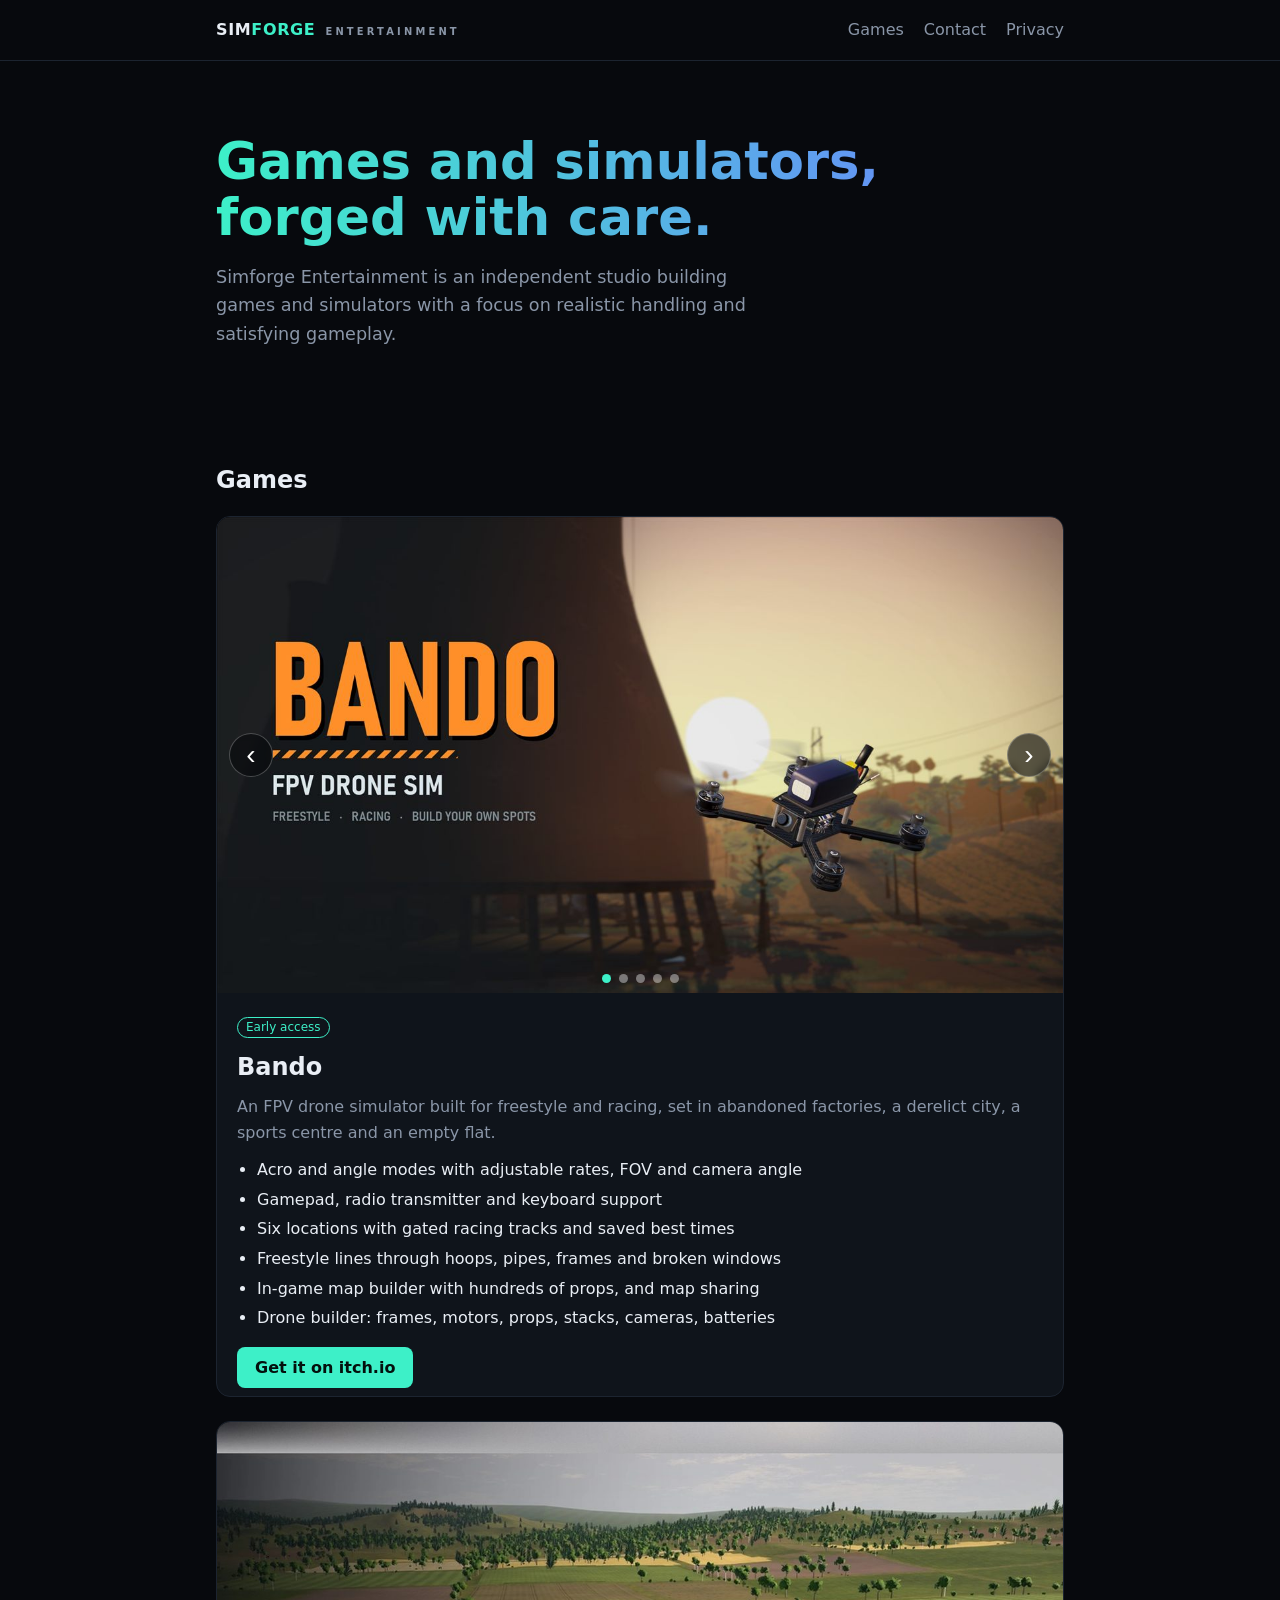
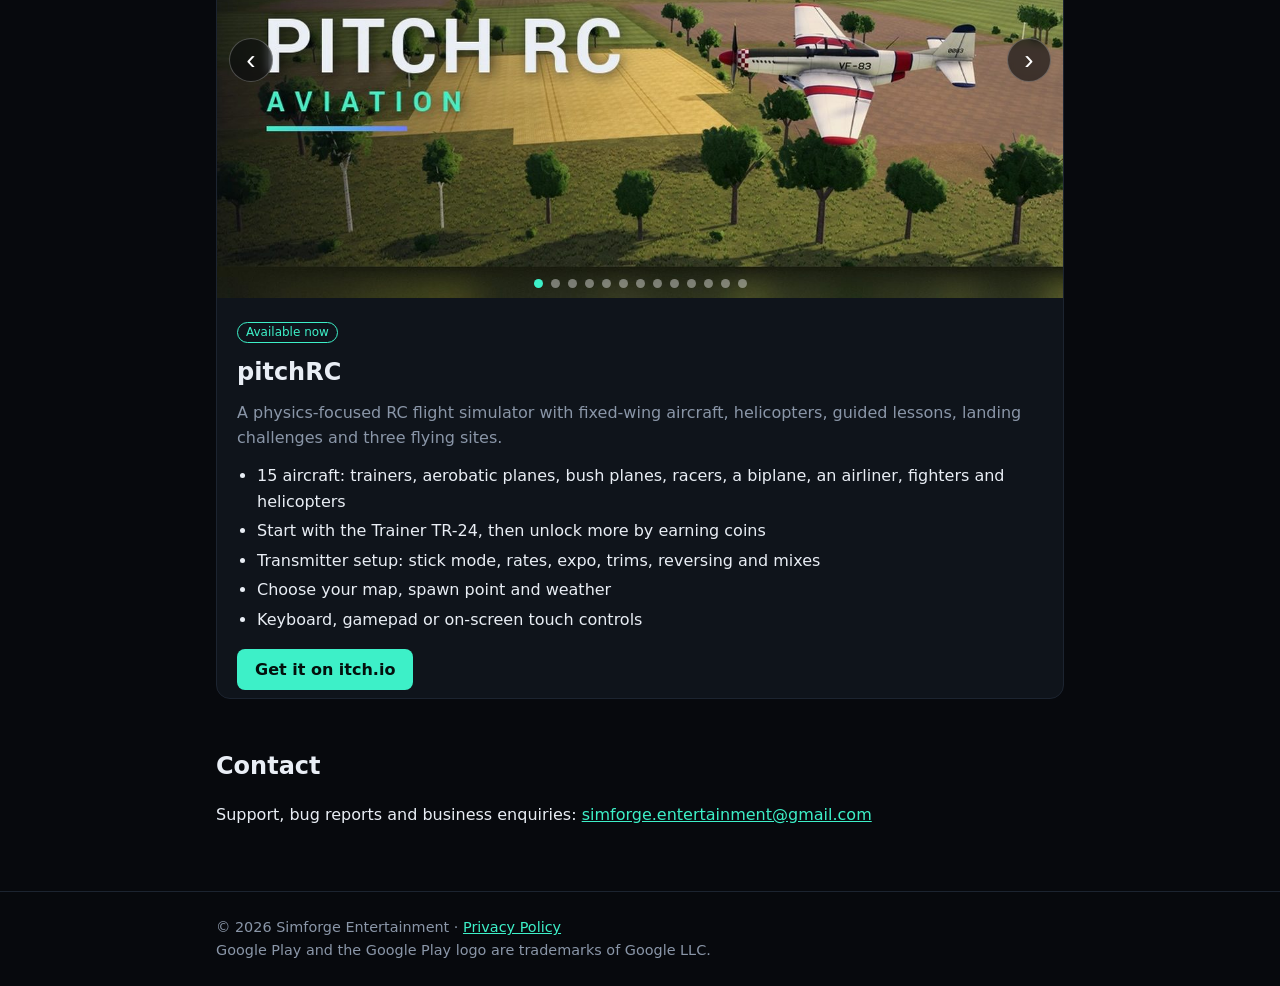
<file: index.html>
<!doctype html>
<html lang="en">
<head>
<meta charset="utf-8">
<meta name="viewport" content="width=device-width,initial-scale=1">
<title>Simforge Entertainment – Games & simulators</title>
<meta name="description" content="Simforge Entertainment is an independent game studio from Finland, making realistic simulators.">
<link rel="stylesheet" href="style.css">
</head>
<body>
<header><div class="wrap">
  <a class="logo" href="./">SIM<span>FORGE</span><small>ENTERTAINMENT</small></a>
  <nav><a href="#games">Games</a><a href="#contact">Contact</a><a href="privacy.html">Privacy</a></nav>
</div></header>

<main class="wrap">
  <section class="hero">
    <h1>Games and simulators, forged with care.</h1>
    <p>Simforge Entertainment is an independent studio building games and simulators with a focus on realistic handling and satisfying gameplay.</p>
  </section>

  <section id="games">
    <h2>Games</h2>

    <article class="game" id="bando">
      <div class="slider" tabindex="0" aria-roledescription="carousel" aria-label="Bando screenshots">
        <div class="track">
          <figure class="slide"><img src="img/bando-cover.jpg" alt="Bando FPV drone simulator"></figure>
          <figure class="slide"><img src="img/bando-1.jpg" alt="Bando screenshot 1"></figure>
          <figure class="slide"><img src="img/bando-2.jpg" alt="Bando screenshot 2"></figure>
          <figure class="slide"><img src="img/bando-3.jpg" alt="Bando screenshot 3"></figure>
          <figure class="slide"><img src="img/bando-4.jpg" alt="Bando screenshot 4"></figure>
        </div>
      </div>
      <div class="body">
        <span class="tag">Early access</span>
        <h3>Bando</h3>
        <p>An FPV drone simulator built for freestyle and racing, set in abandoned factories, a derelict city, a sports centre and an empty flat.</p>
        <ul>
          <li>Acro and angle modes with adjustable rates, FOV and camera angle</li>
          <li>Gamepad, radio transmitter and keyboard support</li>
          <li>Six locations with gated racing tracks and saved best times</li>
          <li>Freestyle lines through hoops, pipes, frames and broken windows</li>
          <li>In-game map builder with hundreds of props, and map sharing</li>
          <li>Drone builder: frames, motors, props, stacks, cameras, batteries</li>
        </ul>
        <a class="btn" href="https://bandostudio.itch.io/bando-fpv">Get it on itch.io</a>
      </div>
    </article>

    <article class="game" id="pitchrc">
      <div class="slider" tabindex="0" aria-roledescription="carousel" aria-label="pitchRC video and screenshots">
        <div class="track">
          <figure class="slide banner"><img src="img/pitch-banner.jpg" alt="Pitch RC Aviation"></figure>
          <figure class="slide video" data-yt="jcSXB-owoQI">
            <img src="img/pitch-video.jpg" alt="Gameplay video">
            <button class="play" type="button" aria-label="Play video"><span></span></button>
          </figure>
          <figure class="slide"><img src="img/pitch-meadows.jpg" alt="Vintage fighter over the Sunny Meadows farmland"></figure>
          <figure class="slide"><img src="img/pitch-fighter.jpg" alt="Jet fighter with afterburner on a hillside"></figure>
          <figure class="slide"><img src="img/pitch-lakeside.jpg" alt="Aerobatic plane over the Lakeside bay"></figure>
          <figure class="slide"><img src="img/pitch-ridge.jpg" alt="Biplane slope soaring at Windy Ridge"></figure>
          <figure class="slide"><img src="img/pitch-heli.jpg" alt="Helicopter hovering over a beach"></figure>
          <figure class="slide"><img src="img/pitch-twinjet.jpg" alt="Twin-engine fighter over farmland"></figure>
          <figure class="slide"><img src="img/pitch-airliner.jpg" alt="Airliner landing on grass"></figure>
          <figure class="slide"><img src="img/pitch-landing.jpg" alt="Precision landing challenge"></figure>
          <figure class="slide"><img src="img/pitch-touch.jpg" alt="Flying with on-screen touch controls"></figure>
          <figure class="slide"><img src="img/pitch-livery.jpg" alt="Choosing a livery for the aerobatic plane"></figure>
          <figure class="slide"><img src="img/pitch-menu.jpg" alt="pitchRC main menu"></figure>
        </div>
      </div>
      <div class="body">
        <span class="tag">Available now</span>
        <h3>pitchRC</h3>
        <p>A physics-focused RC flight simulator with fixed-wing aircraft, helicopters, guided lessons, landing challenges and three flying sites.</p>
        <ul>
          <li>15 aircraft: trainers, aerobatic planes, bush planes, racers, a biplane, an airliner, fighters and helicopters</li>
          <li>Start with the Trainer TR-24, then unlock more by earning coins</li>
          <li>Transmitter setup: stick mode, rates, expo, trims, reversing and mixes</li>
          <li>Choose your map, spawn point and weather</li>
          <li>Keyboard, gamepad or on-screen touch controls</li>
        </ul>
        <a class="btn" href="https://bandostudio.itch.io/pitch-rc">Get it on itch.io</a>
      </div>
    </article>

  </section>

  <section id="contact">
    <h2>Contact</h2>
    <p>Support, bug reports and business enquiries:
      <a href="mailto:simforge.entertainment@gmail.com">simforge.entertainment@gmail.com</a></p>
  </section>
</main>

<footer><div class="wrap">
  © 2026 Simforge Entertainment · <a href="privacy.html">Privacy Policy</a>
  <br>Google Play and the Google Play logo are trademarks of Google LLC.
</div></footer>

<script>
document.querySelectorAll('.slider').forEach(function (s) {
  var track = s.querySelector('.track');
  var slides = s.querySelectorAll('.slide');
  var i = 0, startX = null;

  var prev = btn('nav prev', 'Previous', '‹');
  var next = btn('nav next', 'Next', '›');
  var dots = document.createElement('div');
  dots.className = 'dots';
  slides.forEach(function (_, n) {
    var d = btn('dot', 'Go to slide ' + (n + 1), '');
    d.onclick = function () { go(n); };
    dots.appendChild(d);
  });
  s.append(prev, next, dots);
  prev.onclick = function () { go(i - 1); };
  next.onclick = function () { go(i + 1); };

  function btn(cls, label, text) {
    var b = document.createElement('button');
    b.type = 'button'; b.className = cls; b.textContent = text;
    b.setAttribute('aria-label', label);
    return b;
  }
  function stopVideo() {
    s.querySelectorAll('.slide.video.on').forEach(function (v) {
      v.classList.remove('on');
      var f = v.querySelector('iframe'); if (f) f.remove();
    });
  }
  function go(n) {
    i = (n + slides.length) % slides.length;
    stopVideo();
    track.style.transform = 'translateX(' + (-100 * i) + '%)';
    dots.childNodes.forEach(function (d, k) { d.classList.toggle('active', k === i); });
  }
  go(0);

  s.addEventListener('keydown', function (e) {
    if (e.key === 'ArrowLeft') go(i - 1);
    if (e.key === 'ArrowRight') go(i + 1);
  });
  s.addEventListener('pointerdown', function (e) { startX = e.clientX; });
  s.addEventListener('pointerup', function (e) {
    if (startX === null) return;
    var dx = e.clientX - startX; startX = null;
    if (Math.abs(dx) > 50) go(i + (dx < 0 ? 1 : -1));
  });

  s.querySelectorAll('.slide.video').forEach(function (v) {
    v.querySelector('.play').onclick = function () {
      var f = document.createElement('iframe');
      f.src = 'https://www.youtube-nocookie.com/embed/' + v.dataset.yt + '?autoplay=1&rel=0';
      f.title = 'Gameplay video';
      f.allow = 'autoplay; encrypted-media; picture-in-picture; fullscreen';
      f.allowFullscreen = true;
      v.appendChild(f);
      v.classList.add('on');
    };
  });
});
</script>
</body>
</html>
</file>
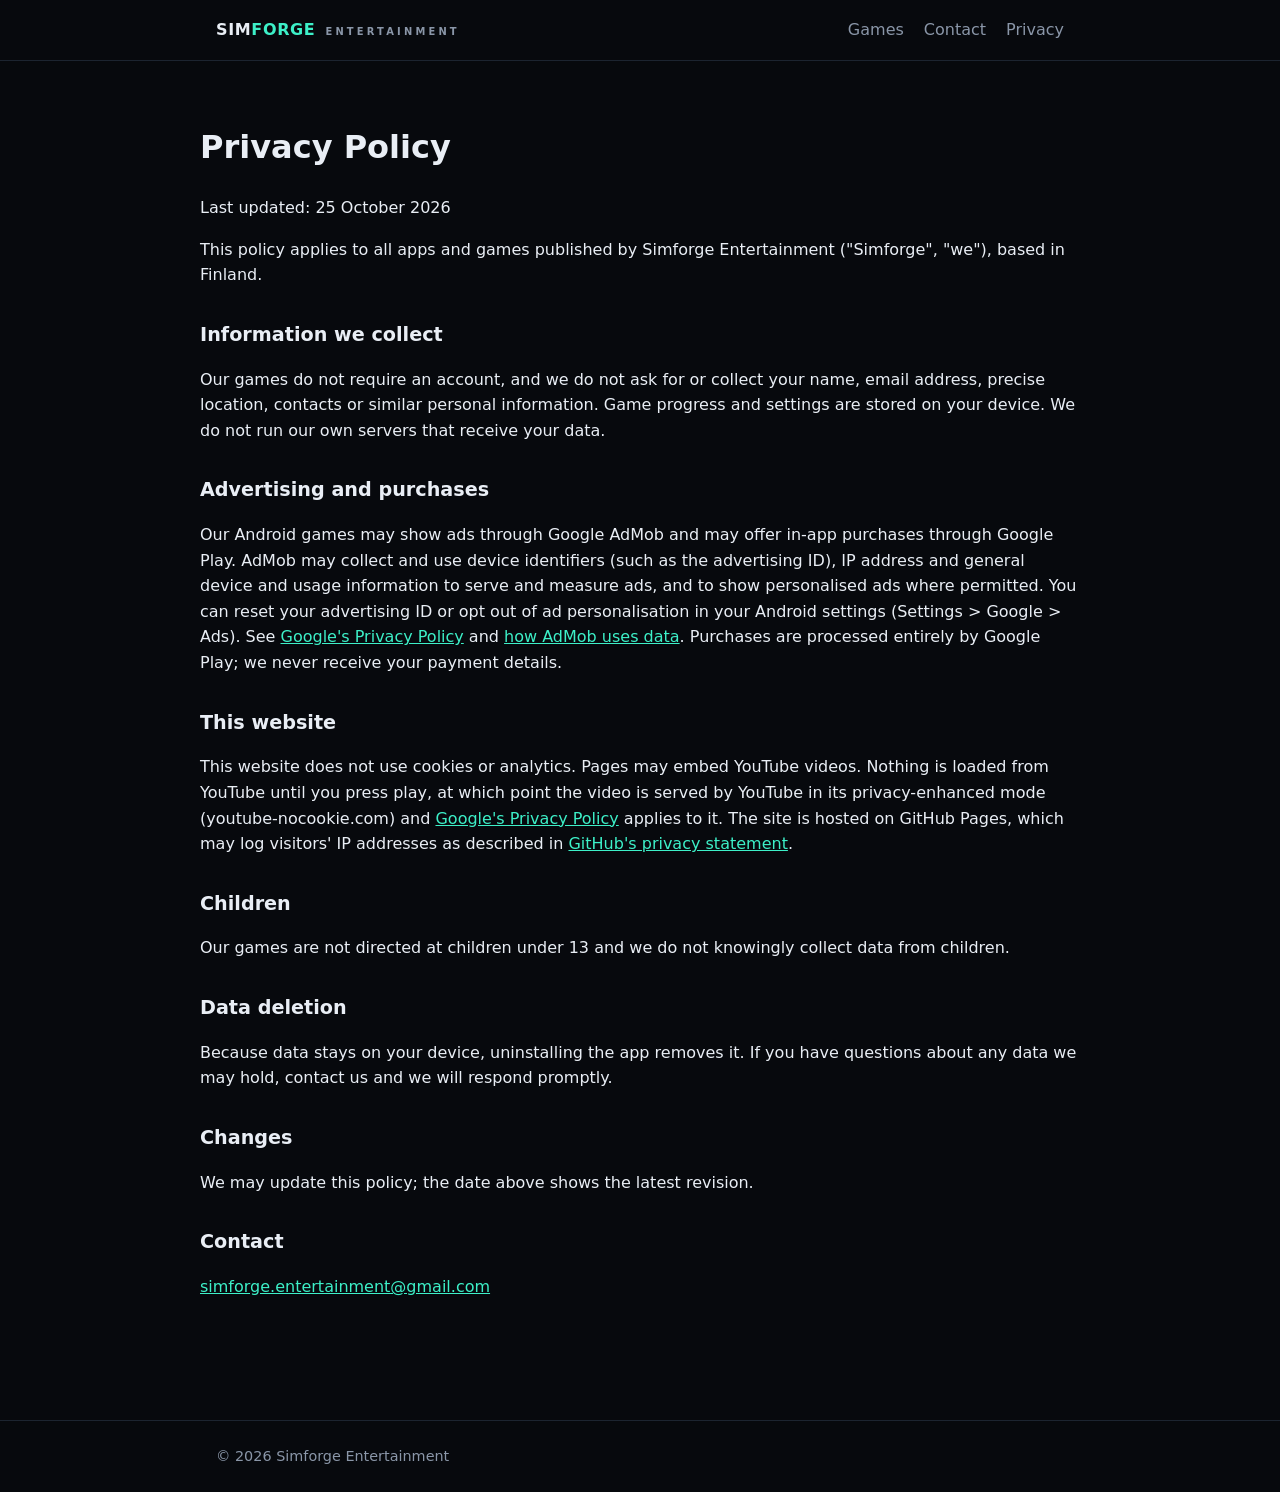
<file: privacy.html>
<!doctype html>
<html lang="en">
<head>
<meta charset="utf-8">
<meta name="viewport" content="width=device-width,initial-scale=1">
<title>Privacy Policy – Simforge Entertainment</title>
<link rel="stylesheet" href="style.css">
</head>
<body>
<header><div class="wrap">
  <a class="logo" href="./">SIM<span>FORGE</span><small>ENTERTAINMENT</small></a>
  <nav><a href="./#games">Games</a><a href="./#contact">Contact</a><a href="privacy.html">Privacy</a></nav>
</div></header>

<main class="wrap prose">
  <h1>Privacy Policy</h1>
  <p>Last updated: 25 October 2026</p>
  <p>This policy applies to all apps and games published by Simforge Entertainment ("Simforge", "we"), based in Finland.</p>

  <h2>Information we collect</h2>
  <p>Our games do not require an account, and we do not ask for or collect your name, email address, precise location, contacts or similar personal information. Game progress and settings are stored on your device. We do not run our own servers that receive your data.</p>

  <h2>Advertising and purchases</h2>
  <p>Our Android games may show ads through Google AdMob and may offer in-app purchases through Google Play. AdMob may collect and use device identifiers (such as the advertising ID), IP address and general device and usage information to serve and measure ads, and to show personalised ads where permitted. You can reset your advertising ID or opt out of ad personalisation in your Android settings (Settings &gt; Google &gt; Ads). See <a href="https://policies.google.com/privacy">Google's Privacy Policy</a> and <a href="https://support.google.com/admob/answer/6128543">how AdMob uses data</a>. Purchases are processed entirely by Google Play; we never receive your payment details.</p>

  <h2>This website</h2>
  <p>This website does not use cookies or analytics. Pages may embed YouTube videos. Nothing is loaded from YouTube until you press play, at which point the video is served by YouTube in its privacy-enhanced mode (youtube-nocookie.com) and <a href="https://policies.google.com/privacy">Google's Privacy Policy</a> applies to it. The site is hosted on GitHub Pages, which may log visitors' IP addresses as described in <a href="https://docs.github.com/en/site-policy/privacy-policies/github-general-privacy-statement">GitHub's privacy statement</a>.</p>

  <h2>Children</h2>
  <p>Our games are not directed at children under 13 and we do not knowingly collect data from children.</p>

  <h2>Data deletion</h2>
  <p>Because data stays on your device, uninstalling the app removes it. If you have questions about any data we may hold, contact us and we will respond promptly.</p>

  <h2>Changes</h2>
  <p>We may update this policy; the date above shows the latest revision.</p>

  <h2>Contact</h2>
  <p><a href="mailto:simforge.entertainment@gmail.com">simforge.entertainment@gmail.com</a></p>
</main>

<footer><div class="wrap">© 2026 Simforge Entertainment</div></footer>
</body>
</html>
</file>
<file: style.css>
:root{color-scheme:dark;--bg:#07090d;--panel:#0f141b;--text:#e9eef5;--muted:#8a96a8;--accent:#3df0c8;--accent2:#6d7cff;--line:#1c2430}
*{box-sizing:border-box}
body{margin:0;background:var(--bg);color:var(--text);font:16px/1.6 system-ui,-apple-system,Segoe UI,Roboto,sans-serif}
a{color:var(--accent)}
.wrap{max-width:880px;margin:0 auto;padding:0 16px}
header{border-bottom:1px solid var(--line)}
header .wrap{display:flex;justify-content:space-between;align-items:center;height:60px}
.logo{font-weight:800;letter-spacing:.04em;text-decoration:none;color:var(--text)}
.logo span{color:var(--accent)}
.logo small{font-size:.62rem;font-weight:600;letter-spacing:.32em;color:var(--muted);margin-left:10px}
@media (max-width:560px){.logo small{display:block;margin:-4px 0 0}header .wrap{height:auto;min-height:60px;padding-top:8px;padding-bottom:8px}nav a{margin-left:12px}}
nav a{margin-left:20px;text-decoration:none;color:var(--muted)}
nav a:hover{color:var(--text)}
.hero{padding:72px 0 48px}
.hero h1{font-size:clamp(2rem,6vw,3.2rem);line-height:1.1;margin:0 0 16px;background:linear-gradient(90deg,var(--accent),var(--accent2));-webkit-background-clip:text;background-clip:text;color:transparent}
.hero p{color:var(--muted);max-width:560px;font-size:1.1rem}
h2{margin:48px 0 16px}
.grid{display:grid;grid-template-columns:repeat(auto-fill,minmax(240px,1fr));gap:16px}
.card{background:var(--panel);border:1px solid var(--line);border-radius:12px;padding:20px}
.card h3{margin:0 0 6px}
.card p{margin:0;color:var(--muted)}
.tag{display:inline-block;font-size:.75rem;color:var(--accent);border:1px solid var(--accent);border-radius:99px;padding:0 8px;margin-bottom:10px}
.prose{padding:40px 0}
.prose h2{font-size:1.2rem;margin:32px 0 8px}
.game{background:var(--panel);border:1px solid var(--line);border-radius:14px;overflow:hidden;margin-bottom:24px}
.slider{position:relative;overflow:hidden;background:#000;touch-action:pan-y;outline-offset:-3px}
.track{display:flex;transition:transform .35s ease}
.slide{flex:0 0 100%;margin:0;position:relative;aspect-ratio:16/9;background:#000}
.slide img{width:100%;height:100%;object-fit:cover;display:block;user-select:none;-webkit-user-drag:none}
.slide iframe{position:absolute;inset:0;width:100%;height:100%;border:0}
.slide.on img,.slide.on .play{visibility:hidden}
.play{position:absolute;inset:0;width:100%;height:100%;border:0;background:rgba(0,0,0,.25);cursor:pointer;display:grid;place-items:center}
.play span{width:76px;height:76px;border-radius:50%;background:var(--accent);position:relative}
.play span::after{content:"";position:absolute;left:30px;top:22px;border-left:26px solid #04100d;border-top:16px solid transparent;border-bottom:16px solid transparent}
.play:hover{background:rgba(0,0,0,.1)}
.nav{position:absolute;top:50%;transform:translateY(-50%);width:44px;height:44px;border-radius:50%;border:1px solid rgba(255,255,255,.25);background:rgba(7,9,13,.6);color:#fff;font-size:28px;line-height:1;cursor:pointer;z-index:2;backdrop-filter:blur(4px)}
.nav:hover{background:var(--accent);color:#04100d}
.prev{left:12px}.next{right:12px}
.dots{position:absolute;left:0;right:0;bottom:10px;display:flex;justify-content:center;gap:8px;z-index:2;pointer-events:none}
.dot{pointer-events:auto;width:9px;height:9px;padding:0;border-radius:50%;border:0;background:rgba(255,255,255,.4);cursor:pointer}
.dot.active{background:var(--accent)}
@media (max-width:560px){.nav{width:38px;height:38px}}
.game .body{padding:20px 20px 8px}
.game h3{font-size:1.5rem;margin:0 0 8px}
.game p{color:var(--muted);margin:0 0 12px}
.game ul{margin:0 0 16px;padding-left:20px;color:var(--text)}
.game li{margin:4px 0}
.btn{display:inline-block;background:var(--accent);color:#04100d;font-weight:700;text-decoration:none;padding:8px 18px;border-radius:8px}
.btn:hover{filter:brightness(1.1)}
.shots{display:grid;grid-template-columns:repeat(auto-fit,minmax(180px,1fr));gap:8px;padding:12px 20px 20px}
.shots img{width:100%;aspect-ratio:16/9;object-fit:cover;border-radius:8px;border:1px solid var(--line)}
footer{border-top:1px solid var(--line);margin-top:64px;padding:24px 0;color:var(--muted);font-size:.9rem}
</file>
